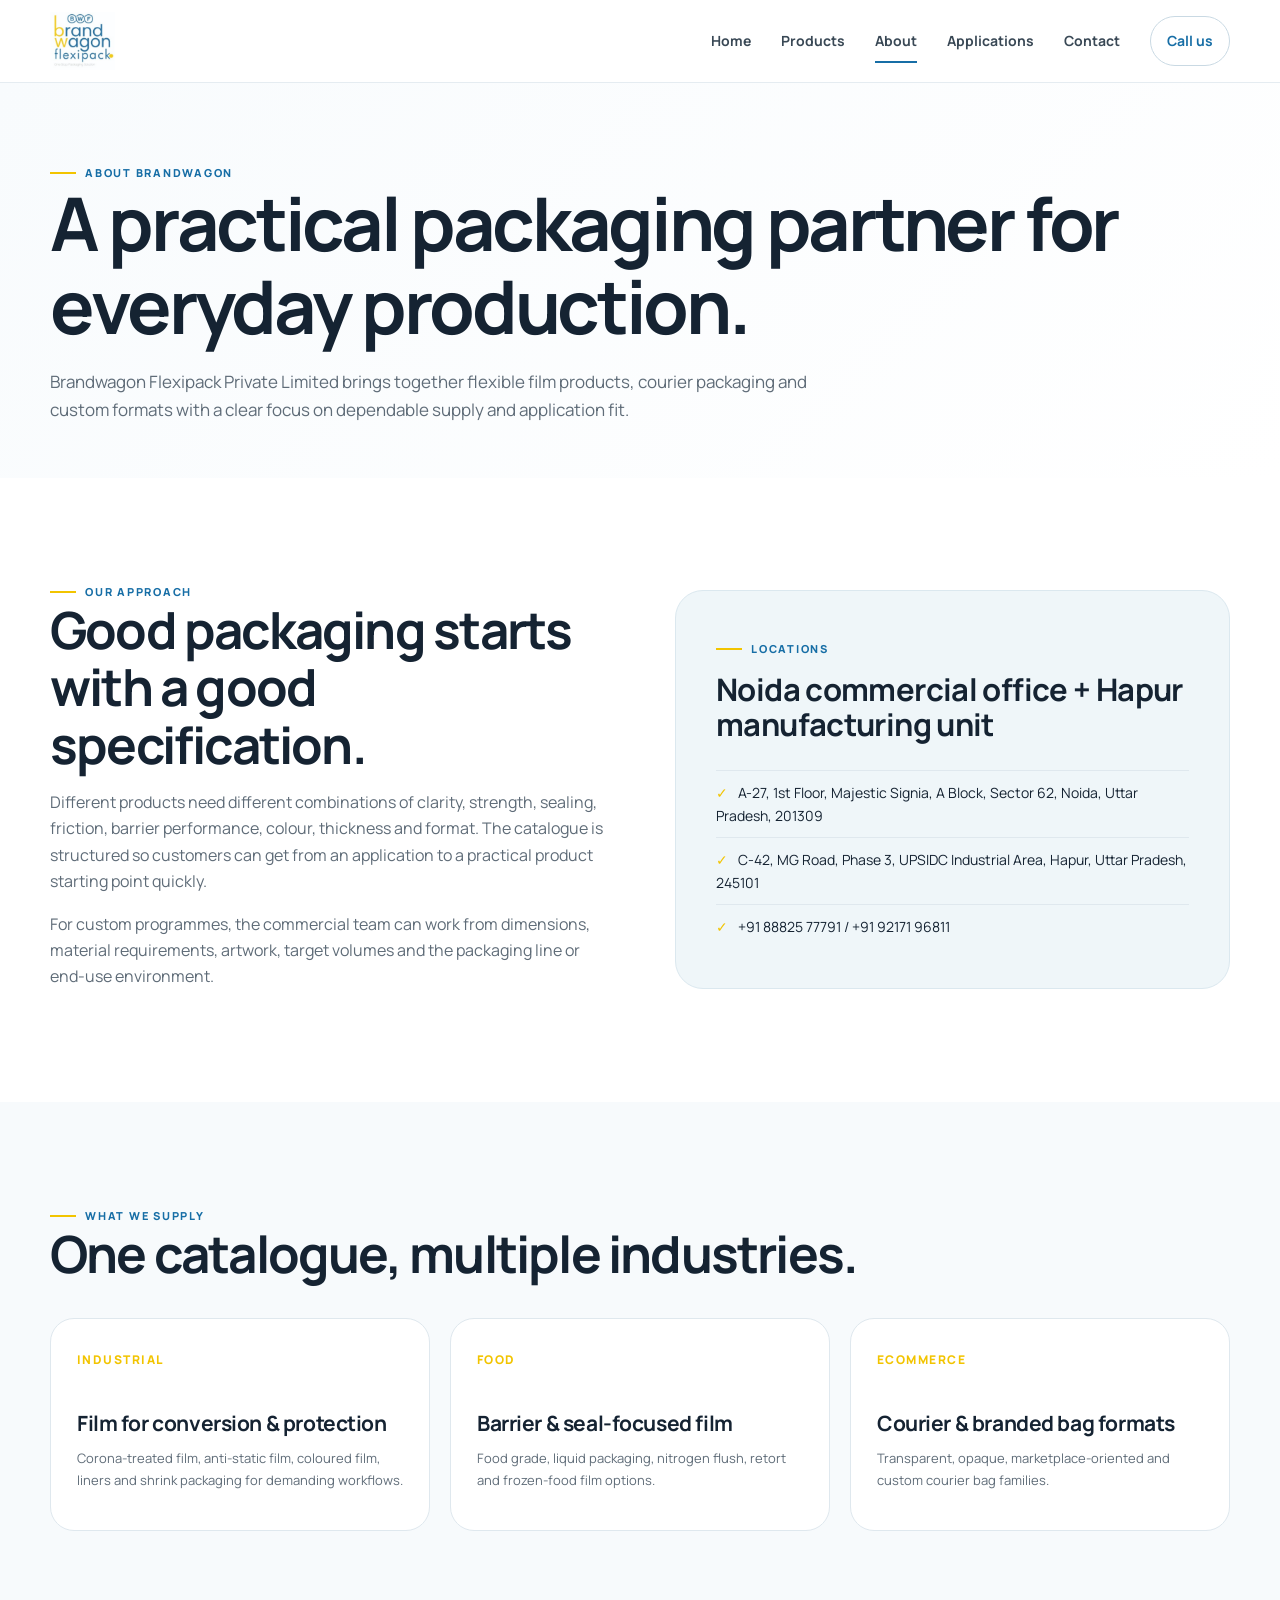
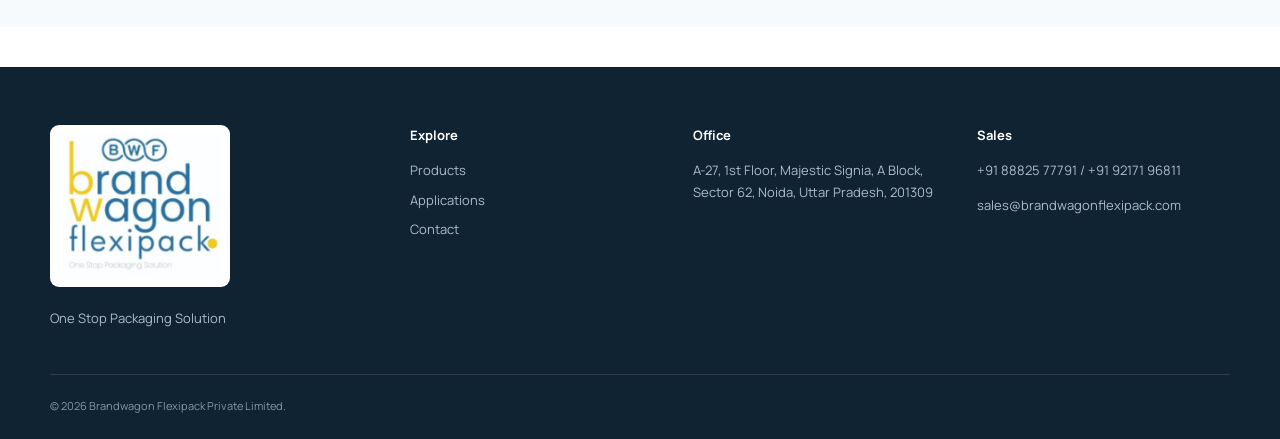
<file: about.html>
<!doctype html><html lang="en"><head><meta charset="utf-8"><meta name="viewport" content="width=device-width,initial-scale=1"><title>About | Brandwagon Flexipack</title><meta name="description" content="About Brandwagon Flexipack Private Limited, a flexible packaging and polymer film business with office operations in Noida and manufacturing in Hapur."><link rel="stylesheet" href="css/styles.css"></head><body>
<header class="site-header"><div class="container header-inner"><a href="index.html"><img class="brand-logo" src="assets/brandwagon-logo.png" alt="Brandwagon Flexipack"></a><button class="menu-button">☰</button><nav class="site-nav"><a data-nav href="index.html">Home</a><a data-nav href="products.html">Products</a><a data-nav href="about.html">About</a><a data-nav href="applications.html">Applications</a><a data-nav href="contact.html">Contact</a><a class="header-cta" href="tel:+918882577791">Call us</a></nav></div></header>
<main><section class="page-hero"><div class="container"><span class="eyebrow">About Brandwagon</span><h1>A practical packaging partner for everyday production.</h1><p>Brandwagon Flexipack Private Limited brings together flexible film products, courier packaging and custom formats with a clear focus on dependable supply and application fit.</p></div></section><section class="section"><div class="container split"><div><span class="eyebrow">Our approach</span><h2>Good packaging starts with a good specification.</h2><p>Different products need different combinations of clarity, strength, sealing, friction, barrier performance, colour, thickness and format. The catalogue is structured so customers can get from an application to a practical product starting point quickly.</p><p>For custom programmes, the commercial team can work from dimensions, material requirements, artwork, target volumes and the packaging line or end-use environment.</p></div><div class="split-card"><span class="eyebrow">Locations</span><h3 style="margin-top:14px;font-size:31px">Noida commercial office + Hapur manufacturing unit</h3><ul class="bullet-list"><li data-office></li><li data-plant></li><li data-phone></li></ul></div></div></section><section class="section alt"><div class="container"><div class="section-head"><div><span class="eyebrow">What we supply</span><h2>One catalogue, multiple industries.</h2></div></div><div class="feature-grid"><article class="feature"><span class="num">INDUSTRIAL</span><h3>Film for conversion & protection</h3><p>Corona-treated film, anti-static film, coloured film, liners and shrink packaging for demanding workflows.</p></article><article class="feature"><span class="num">FOOD</span><h3>Barrier & seal-focused film</h3><p>Food grade, liquid packaging, nitrogen flush, retort and frozen-food film options.</p></article><article class="feature"><span class="num">ECOMMERCE</span><h3>Courier & branded bag formats</h3><p>Transparent, opaque, marketplace-oriented and custom courier bag families.</p></article></div></div></section></main>
<footer class="site-footer"><div class="container footer-grid"><div class="footer-brand"><img src="assets/brandwagon-logo.png" alt="Brandwagon Flexipack"><p>One Stop Packaging Solution</p></div><div class="footer-col"><h4>Explore</h4><a href="products.html">Products</a><a href="applications.html">Applications</a><a href="contact.html">Contact</a></div><div class="footer-col"><h4>Office</h4><p data-office></p></div><div class="footer-col"><h4>Sales</h4><p data-phone></p><a data-email href="mailto:sales@brandwagonflexipack.com"></a></div></div><div class="container footer-bottom">© <span data-year></span> Brandwagon Flexipack Private Limited.</div></footer>
<script src="js/site.js"></script></body></html>
</file>
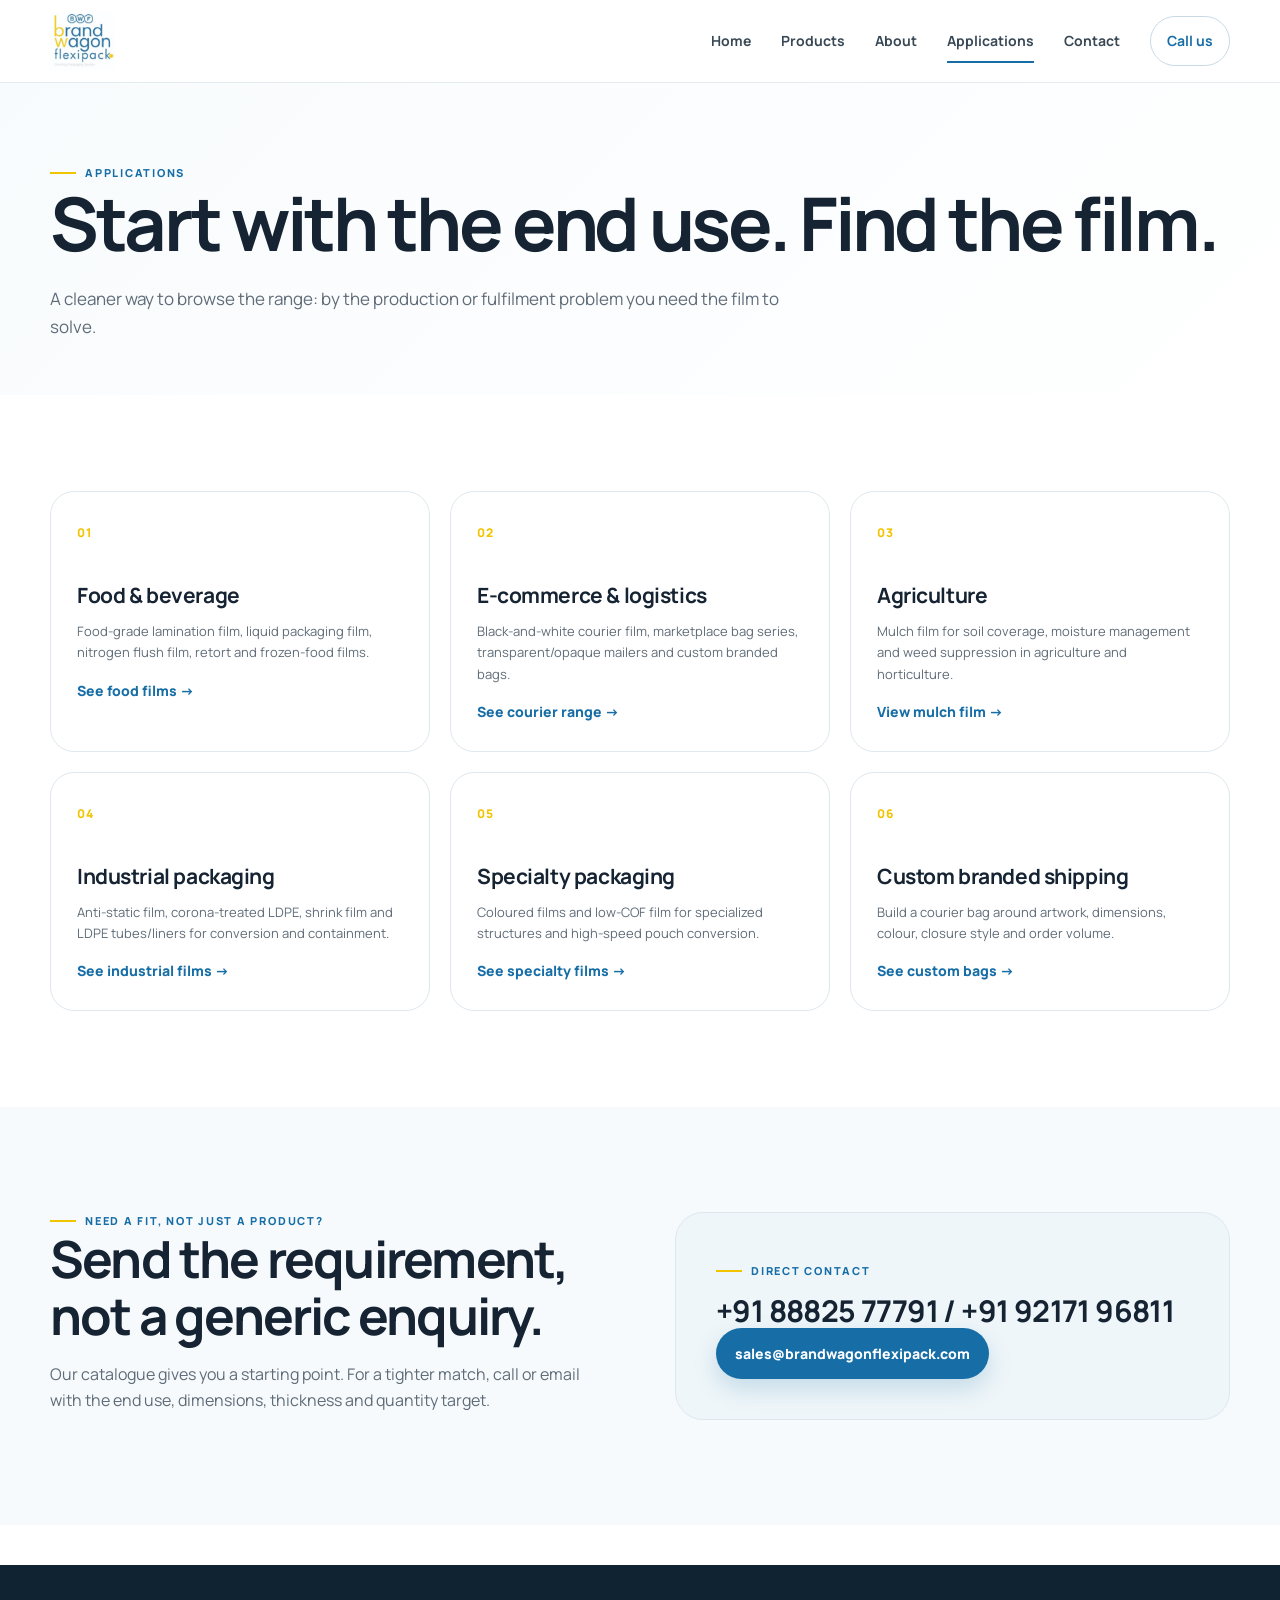
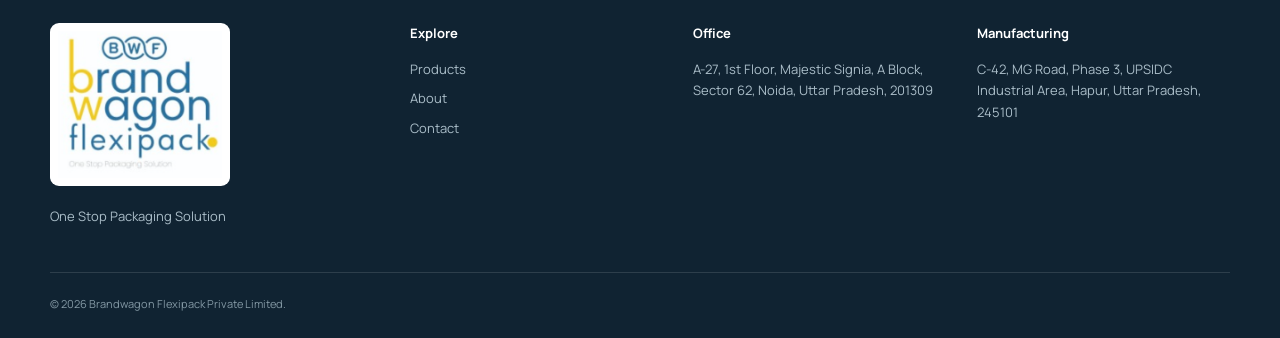
<file: applications.html>
<!doctype html><html lang="en"><head><meta charset="utf-8"><meta name="viewport" content="width=device-width,initial-scale=1"><title>Applications | Brandwagon Flexipack</title><meta name="description" content="Flexible packaging films and courier packaging organized by industry application."><link rel="stylesheet" href="css/styles.css"></head><body>
<header class="site-header"><div class="container header-inner"><a href="index.html"><img class="brand-logo" src="assets/brandwagon-logo.png" alt="Brandwagon Flexipack"></a><button class="menu-button">☰</button><nav class="site-nav"><a data-nav href="index.html">Home</a><a data-nav href="products.html">Products</a><a data-nav href="about.html">About</a><a data-nav href="applications.html">Applications</a><a data-nav href="contact.html">Contact</a><a class="header-cta" href="tel:+918882577791">Call us</a></nav></div></header>
<main><section class="page-hero"><div class="container"><span class="eyebrow">Applications</span><h1>Start with the end use. Find the film.</h1><p>A cleaner way to browse the range: by the production or fulfilment problem you need the film to solve.</p></div></section><section class="section"><div class="container"><div class="feature-grid"><article class="feature"><span class="num">01</span><h3>Food & beverage</h3><p>Food-grade lamination film, liquid packaging film, nitrogen flush film, retort and frozen-food films.</p><a class="link-arrow" href="products.html">See food films →</a></article><article class="feature"><span class="num">02</span><h3>E-commerce & logistics</h3><p>Black-and-white courier film, marketplace bag series, transparent/opaque mailers and custom branded bags.</p><a class="link-arrow" href="products.html">See courier range →</a></article><article class="feature"><span class="num">03</span><h3>Agriculture</h3><p>Mulch film for soil coverage, moisture management and weed suppression in agriculture and horticulture.</p><a class="link-arrow" href="product.html?id=mulch-film">View mulch film →</a></article><article class="feature"><span class="num">04</span><h3>Industrial packaging</h3><p>Anti-static film, corona-treated LDPE, shrink film and LDPE tubes/liners for conversion and containment.</p><a class="link-arrow" href="products.html">See industrial films →</a></article><article class="feature"><span class="num">05</span><h3>Specialty packaging</h3><p>Coloured films and low-COF film for specialized structures and high-speed pouch conversion.</p><a class="link-arrow" href="products.html">See specialty films →</a></article><article class="feature"><span class="num">06</span><h3>Custom branded shipping</h3><p>Build a courier bag around artwork, dimensions, colour, closure style and order volume.</p><a class="link-arrow" href="product.html?id=custom-bag-series">See custom bags →</a></article></div></div></section><section class="section alt"><div class="container split"><div><span class="eyebrow">Need a fit, not just a product?</span><h2>Send the requirement, not a generic enquiry.</h2><p>Our catalogue gives you a starting point. For a tighter match, call or email with the end use, dimensions, thickness and quantity target.</p></div><div class="split-card"><span class="eyebrow">Direct contact</span><h3 style="margin-top:14px;font-size:30px" data-phone></h3><a class="btn btn-primary" data-email href="mailto:sales@brandwagonflexipack.com">Email sales →</a></div></div></section></main>
<footer class="site-footer"><div class="container footer-grid"><div class="footer-brand"><img src="assets/brandwagon-logo.png" alt="Brandwagon Flexipack"><p>One Stop Packaging Solution</p></div><div class="footer-col"><h4>Explore</h4><a href="products.html">Products</a><a href="about.html">About</a><a href="contact.html">Contact</a></div><div class="footer-col"><h4>Office</h4><p data-office></p></div><div class="footer-col"><h4>Manufacturing</h4><p data-plant></p></div></div><div class="container footer-bottom">© <span data-year></span> Brandwagon Flexipack Private Limited.</div></footer>
<script src="js/site.js"></script></body></html>
</file>
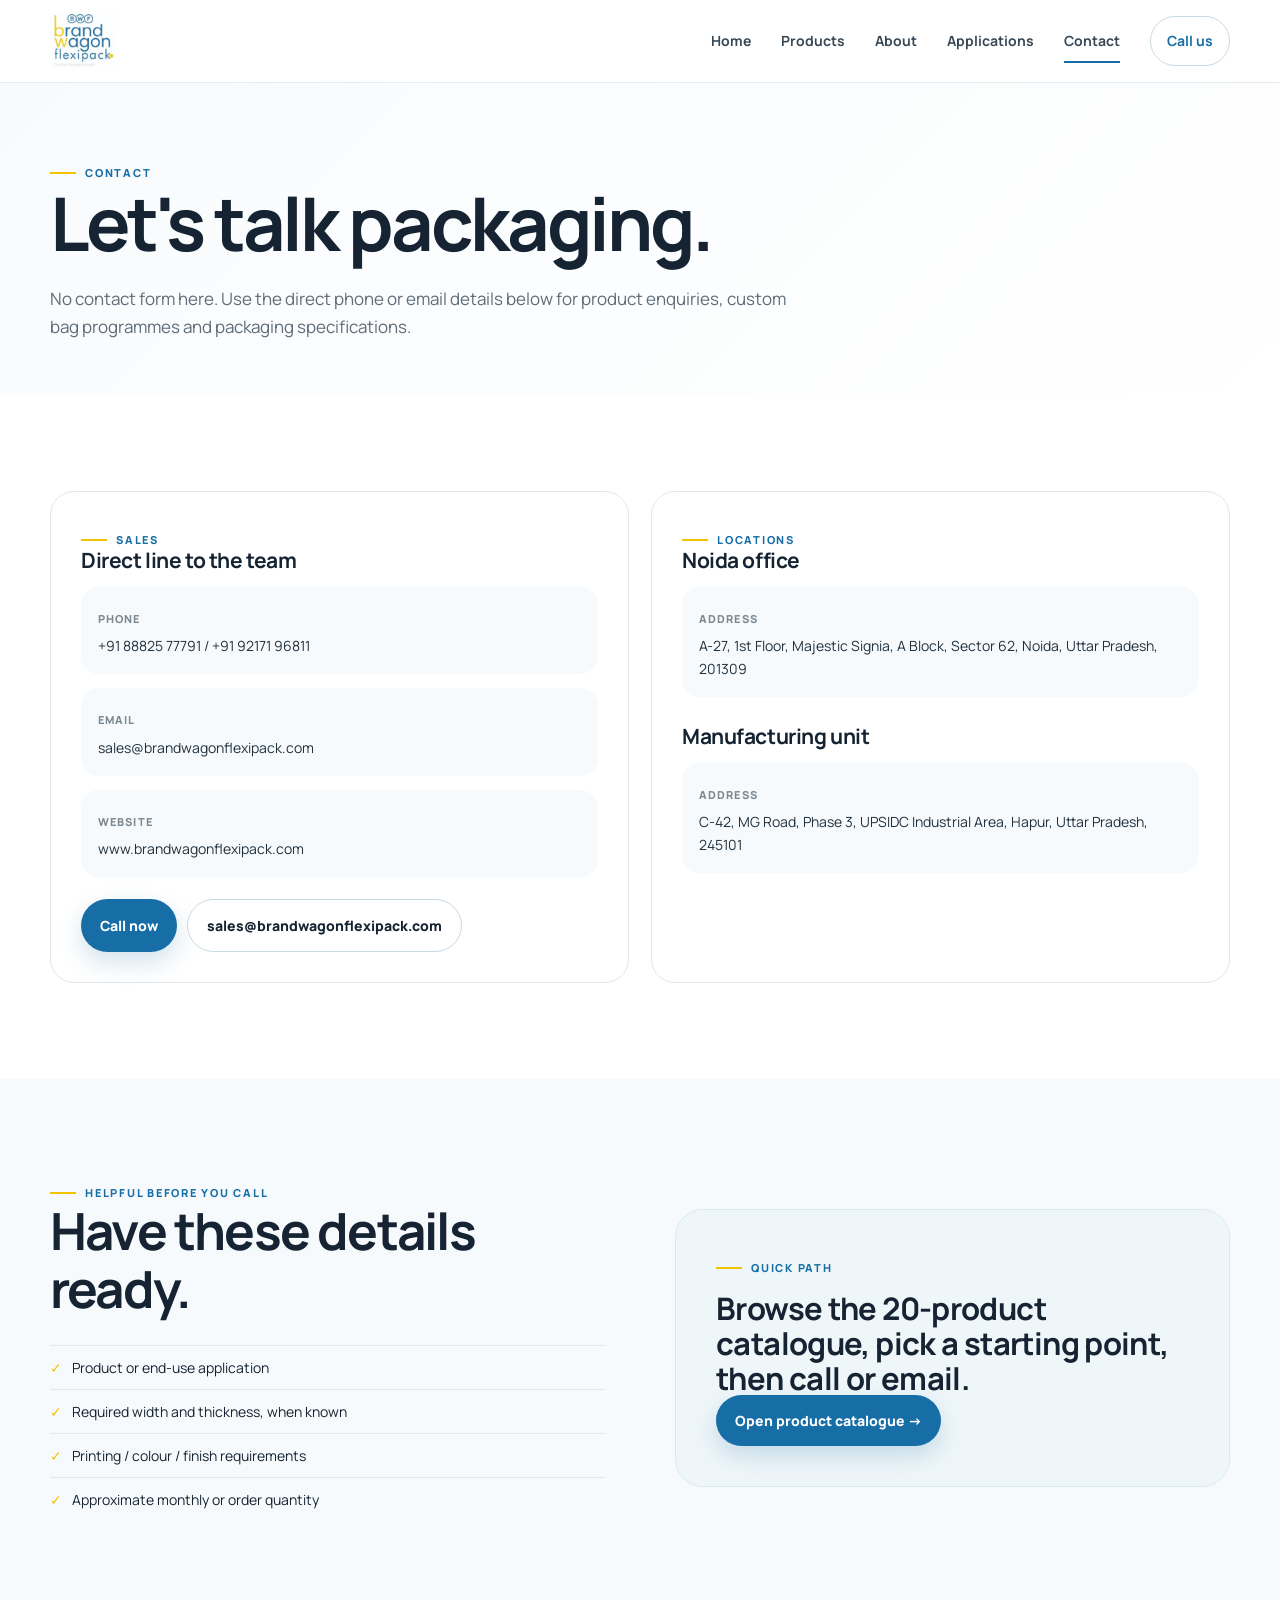
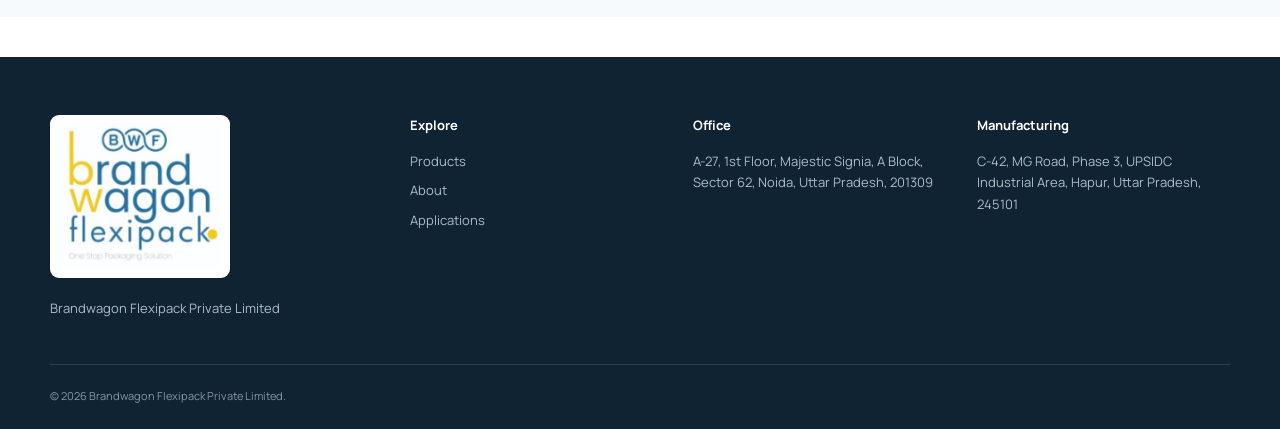
<file: contact.html>
<!doctype html><html lang="en"><head><meta charset="utf-8"><meta name="viewport" content="width=device-width,initial-scale=1"><title>Contact | Brandwagon Flexipack</title><meta name="description" content="Direct contact details for Brandwagon Flexipack Private Limited in Noida and Hapur."><link rel="stylesheet" href="css/styles.css"></head><body>
<header class="site-header"><div class="container header-inner"><a href="index.html"><img class="brand-logo" src="assets/brandwagon-logo.png" alt="Brandwagon Flexipack"></a><button class="menu-button">☰</button><nav class="site-nav"><a data-nav href="index.html">Home</a><a data-nav href="products.html">Products</a><a data-nav href="about.html">About</a><a data-nav href="applications.html">Applications</a><a data-nav href="contact.html">Contact</a><a class="header-cta" href="tel:+918882577791">Call us</a></nav></div></header>
<main><section class="page-hero"><div class="container"><span class="eyebrow">Contact</span><h1>Let's talk packaging.</h1><p>No contact form here. Use the direct phone or email details below for product enquiries, custom bag programmes and packaging specifications.</p></div></section><section class="section"><div class="container contact-grid"><article class="contact-card"><span class="eyebrow">Sales</span><h3>Direct line to the team</h3><div class="contact-list"><div class="contact-item"><span>Phone</span><a href="tel:+918882577791" data-phone></a></div><div class="contact-item"><span>Email</span><a data-email href="mailto:sales@brandwagonflexipack.com"></a></div><div class="contact-item"><span>Website</span><a href="https://www.brandwagonflexipack.com" target="_blank" rel="noopener">www.brandwagonflexipack.com</a></div></div><div class="contact-actions"><a class="btn btn-primary" href="tel:+918882577791">Call now</a><a class="btn btn-secondary" data-email href="mailto:sales@brandwagonflexipack.com">Email sales</a></div></article><article class="contact-card"><span class="eyebrow">Locations</span><h3>Noida office</h3><div class="contact-item"><span>Address</span><p data-office></p></div><h3 style="margin-top:28px">Manufacturing unit</h3><div class="contact-item"><span>Address</span><p data-plant></p></div></article></div></section><section class="section alt"><div class="container split"><div><span class="eyebrow">Helpful before you call</span><h2>Have these details ready.</h2><ul class="bullet-list"><li>Product or end-use application</li><li>Required width and thickness, when known</li><li>Printing / colour / finish requirements</li><li>Approximate monthly or order quantity</li></ul></div><div class="split-card"><span class="eyebrow">Quick path</span><h3 style="margin-top:14px;font-size:31px">Browse the 20-product catalogue, pick a starting point, then call or email.</h3><a class="btn btn-primary" href="products.html">Open product catalogue →</a></div></div></section></main>
<footer class="site-footer"><div class="container footer-grid"><div class="footer-brand"><img src="assets/brandwagon-logo.png" alt="Brandwagon Flexipack"><p>Brandwagon Flexipack Private Limited</p></div><div class="footer-col"><h4>Explore</h4><a href="products.html">Products</a><a href="about.html">About</a><a href="applications.html">Applications</a></div><div class="footer-col"><h4>Office</h4><p data-office></p></div><div class="footer-col"><h4>Manufacturing</h4><p data-plant></p></div></div><div class="container footer-bottom">© <span data-year></span> Brandwagon Flexipack Private Limited.</div></footer>
<script src="js/site.js"></script></body></html>
</file>
<file: css/styles.css>
@import url('https://fonts.googleapis.com/css2?family=Manrope:wght@400;500;600;700;800&display=swap');
:root{--blue:#176ea6;--blue-dark:#0f496f;--yellow:#f2c400;--ink:#152332;--muted:#5f6c78;--line:#dfe8ee;--bg:#f7fafc;--white:#fff;--shadow:0 14px 40px rgba(23,63,86,.10);--radius:24px;}
*{box-sizing:border-box}html{scroll-behavior:smooth}body{margin:0;font-family:'Manrope',system-ui,sans-serif;color:var(--ink);background:var(--white);line-height:1.65}a{text-decoration:none;color:inherit}.container{width:min(1180px,calc(100% - 40px));margin:auto}.eyebrow{display:inline-flex;gap:9px;align-items:center;text-transform:uppercase;letter-spacing:.16em;font-size:11px;font-weight:800;color:var(--blue)}.eyebrow:before{content:'';width:26px;height:2px;background:var(--yellow)}h1,h2,h3{line-height:1.12;margin:0}h1{font-size:clamp(42px,6vw,74px);letter-spacing:-.045em}h2{font-size:clamp(34px,4vw,52px);letter-spacing:-.035em}h3{font-size:21px;letter-spacing:-.02em}p{color:var(--muted)}
.site-header{position:sticky;top:0;z-index:50;background:rgba(255,255,255,.92);backdrop-filter:blur(16px);border-bottom:1px solid rgba(223,232,238,.8)}.header-inner{height:82px;display:flex;align-items:center;justify-content:space-between;gap:28px}.brand-logo{width:188px;height:auto;display:block}.site-header .brand-logo{width:auto;height:58px;object-fit:contain}.site-nav{display:flex;align-items:center;gap:30px;font-size:14px;font-weight:700;color:#394855}.site-nav a{position:relative;padding:28px 0}.site-nav a:after{content:'';position:absolute;left:0;right:100%;bottom:18px;height:2px;background:var(--blue);transition:.25s}.site-nav a:hover:after,.site-nav a.active:after{right:0}.header-cta{display:inline-flex!important;padding:12px 16px!important;border:1px solid #c9d9e3;border-radius:999px!important;color:var(--blue)!important}.header-cta:after{display:none}.menu-button{display:none;background:none;border:0;font-size:24px}
.hero{padding:80px 0 58px;background:radial-gradient(circle at 85% 20%,rgba(242,196,0,.11),transparent 25%),linear-gradient(180deg,#f9fcfe 0,#fff 100%)}.hero-grid{display:grid;grid-template-columns:1.05fr .95fr;align-items:center;gap:60px}.hero-copy{max-width:690px}.hero h1 span{color:var(--blue)}.hero p{font-size:18px;max-width:650px;margin:26px 0 30px}.actions{display:flex;gap:12px;flex-wrap:wrap}.btn{display:inline-flex;align-items:center;justify-content:center;gap:8px;padding:14px 19px;border-radius:999px;font-weight:800;font-size:14px;transition:.25s}.btn-primary{background:var(--blue);color:white;box-shadow:0 10px 24px rgba(23,110,166,.2)}.btn-primary:hover{transform:translateY(-2px);background:var(--blue-dark)}.btn-secondary{border:1px solid #cad8e1;background:#fff}.btn-secondary:hover{border-color:var(--blue);color:var(--blue)}
.hero-visual{position:relative;min-height:520px;border-radius:32px;overflow:hidden;background:#eef5f8;border:1px solid #dbe8ef;box-shadow:var(--shadow)}.hero-visual img{width:100%;height:100%;min-height:520px;object-fit:cover}.hero-badge{position:absolute;left:24px;bottom:24px;background:#fff;border-radius:18px;padding:17px 18px;box-shadow:var(--shadow);max-width:320px}.hero-badge strong{display:block;font-size:14px}.hero-badge span{color:var(--muted);font-size:12px}
.stat-strip{border-top:1px solid var(--line);border-bottom:1px solid var(--line);background:#fff}.stats{display:grid;grid-template-columns:repeat(4,1fr)}.stat{padding:26px 18px;border-right:1px solid var(--line)}.stat:last-child{border-right:0}.stat strong{display:block;font-size:30px;color:var(--blue);letter-spacing:-.04em}.stat span{font-size:12px;color:var(--muted)}
.section{padding:96px 0}.section.alt{background:var(--bg)}.section-head{display:flex;justify-content:space-between;gap:30px;align-items:end;margin-bottom:36px}.section-head p{max-width:540px;margin:0}.link-arrow{color:var(--blue);font-weight:800;font-size:14px}.product-grid{display:grid;grid-template-columns:repeat(3,1fr);gap:20px}.product-card{border:1px solid var(--line);border-radius:24px;overflow:hidden;background:white;transition:.3s;box-shadow:0 4px 20px rgba(23,63,86,.04)}.product-card:hover{transform:translateY(-5px);box-shadow:var(--shadow)}.product-media{height:245px;background:#eef4f7;display:block;position:relative;overflow:hidden}.product-media img{width:100%;height:100%;object-fit:cover;transition:.45s}.product-card:hover .product-media img{transform:scale(1.04)}.product-tag{position:absolute;left:14px;top:14px;background:#fff;border-radius:999px;padding:7px 10px;font-size:10px;font-weight:800;text-transform:uppercase;letter-spacing:.1em;color:var(--blue);box-shadow:0 6px 16px rgba(23,63,86,.1)}.product-card-body{padding:21px}.product-card-body p{font-size:13px;margin:10px 0 20px}.product-card-footer{display:flex;justify-content:space-between;gap:12px;align-items:end}.product-card-footer a{font-size:12px;font-weight:800;color:var(--blue);white-space:nowrap}.product-use{font-size:11px;color:#7b8791;max-width:62%}
.feature-grid{display:grid;grid-template-columns:repeat(3,1fr);gap:20px}.feature{padding:26px;border:1px solid var(--line);border-radius:24px;background:#fff}.feature .num{font-size:12px;font-weight:900;color:var(--yellow);letter-spacing:.12em}.feature h3{margin-top:40px}.feature p{font-size:13px}.split{display:grid;grid-template-columns:1fr 1fr;gap:70px;align-items:center}.split-card{background:#eff6f9;border-radius:28px;padding:40px;border:1px solid #dbe8ef}.bullet-list{padding:0;margin:28px 0 0;list-style:none}.bullet-list li{padding:10px 0;border-top:1px solid var(--line);font-size:14px}.bullet-list li:before{content:'✓';color:var(--yellow);font-weight:900;margin-right:10px}
.page-hero{padding:72px 0 54px;background:linear-gradient(135deg,#f8fbfd,#fff)}.page-hero p{max-width:760px;font-size:17px;margin:20px 0 0}.catalog-toolbar{display:flex;justify-content:space-between;align-items:center;gap:20px;flex-wrap:wrap;margin:30px 0}.filter-bar{display:flex;gap:8px;flex-wrap:wrap}.filter-chip{border:1px solid var(--line);background:white;border-radius:999px;padding:10px 14px;font:inherit;font-size:12px;font-weight:800;color:#52606d;cursor:pointer}.filter-chip.active,.filter-chip:hover{border-color:var(--blue);color:var(--blue);background:#f2f8fb}.search{border:1px solid var(--line);padding:12px 15px;border-radius:999px;min-width:250px;font:inherit;outline:none}.search:focus{border-color:var(--blue)}.count{font-size:12px;color:var(--muted)}
.product-detail{padding:70px 0}.detail-grid{display:grid;grid-template-columns:1fr 1fr;gap:56px;align-items:start}.detail-media{border-radius:30px;overflow:hidden;background:#edf4f7;border:1px solid var(--line);position:sticky;top:105px}.detail-media img{width:100%;aspect-ratio:1.05;object-fit:cover}.detail-copy h1{font-size:clamp(38px,4vw,60px);margin:14px 0 18px}.detail-copy>p{font-size:17px}.pill{display:inline-flex;background:#f0f7fa;color:var(--blue);font-weight:800;font-size:11px;text-transform:uppercase;letter-spacing:.12em;border-radius:999px;padding:8px 10px}.detail-block{padding-top:24px;margin-top:26px;border-top:1px solid var(--line)}.detail-block h3{font-size:15px}.detail-block ul{list-style:none;margin:12px 0 0;padding:0}.detail-block li{font-size:14px;padding:7px 0}.detail-block li:before{content:'—';color:var(--yellow);font-weight:900;margin-right:10px}.related-grid{display:grid;grid-template-columns:repeat(3,1fr);gap:18px}.related-card{border:1px solid var(--line);border-radius:18px;overflow:hidden}.related-card img{width:100%;aspect-ratio:1.25;object-fit:cover;display:block}.related-card span{display:block;padding:13px;font-size:13px;font-weight:800}
.contact-grid{display:grid;grid-template-columns:1fr 1fr;gap:22px}.contact-card{border:1px solid var(--line);border-radius:24px;padding:30px;background:#fff}.contact-card h3{margin-bottom:14px}.contact-card p{font-size:14px;margin:0}.contact-list{display:grid;gap:14px}.contact-item{padding:17px;border-radius:18px;background:var(--bg)}.contact-item span{font-size:11px;letter-spacing:.1em;text-transform:uppercase;color:#7b8791;font-weight:800}.contact-item a,.contact-item p{display:block;margin-top:4px;color:#20313f;font-size:14px}.contact-actions{display:flex;gap:10px;flex-wrap:wrap;margin-top:22px}
.site-footer{margin-top:40px;padding:58px 0 24px;background:#102332;color:#d9e7ee}.footer-grid{display:grid;grid-template-columns:1.3fr 1fr 1fr 1fr;gap:30px}.footer-brand img{width:180px;background:white;border-radius:9px;padding:8px}.site-footer p,.site-footer a{color:#aabdc8;font-size:13px}.footer-col h4{color:white;font-size:13px;margin:0 0 14px}.footer-col a{display:block;margin-top:8px}.footer-bottom{padding-top:22px;margin-top:32px;border-top:1px solid rgba(255,255,255,.12);font-size:11px;color:#8398a4}
.image-fallback{background:linear-gradient(135deg,#e7f2f7,#f8fbfc);}.image-fallback img{opacity:0}.reassurance{display:flex;gap:14px;flex-wrap:wrap;margin-top:24px}.reassurance span{display:inline-flex;gap:7px;align-items:center;font-size:12px;color:#60707c}.reassurance span:before{content:'•';color:var(--yellow);font-size:20px}
@media(max-width:950px){.site-nav{gap:18px}.hero-grid,.detail-grid,.split,.contact-grid{grid-template-columns:1fr}.hero-visual{min-height:420px}.hero-visual img{min-height:420px}.stats{grid-template-columns:repeat(2,1fr)}.stat:nth-child(2){border-right:0}.stat:nth-child(n+3){border-top:1px solid var(--line)}.product-grid,.feature-grid{grid-template-columns:repeat(2,1fr)}.footer-grid{grid-template-columns:repeat(2,1fr)}.detail-media{position:static}}
@media(max-width:720px){.container{width:min(100% - 28px,1180px)}.header-inner{height:70px}.brand-logo{width:155px}.site-header .brand-logo{height:48px}.menu-button{display:block}.site-nav{display:none;position:absolute;left:14px;right:14px;top:62px;background:#fff;padding:10px 18px;border:1px solid var(--line);border-radius:20px;box-shadow:var(--shadow);flex-direction:column;align-items:stretch;gap:0}.site-nav.open{display:flex}.site-nav a{padding:13px 0}.site-nav a:after{display:none}.header-cta{margin-top:4px}.hero{padding:56px 0 40px}.hero-grid{gap:34px}.hero-visual{min-height:360px}.hero-visual img{min-height:360px}.section{padding:70px 0}.section-head{display:block}.section-head p{margin-top:12px}.product-grid,.feature-grid,.related-grid{grid-template-columns:1fr}.stats{grid-template-columns:1fr 1fr}.footer-grid{grid-template-columns:1fr}.search{width:100%;min-width:0}.catalog-toolbar{align-items:stretch}.detail-copy h1{font-size:42px}}
</file>
